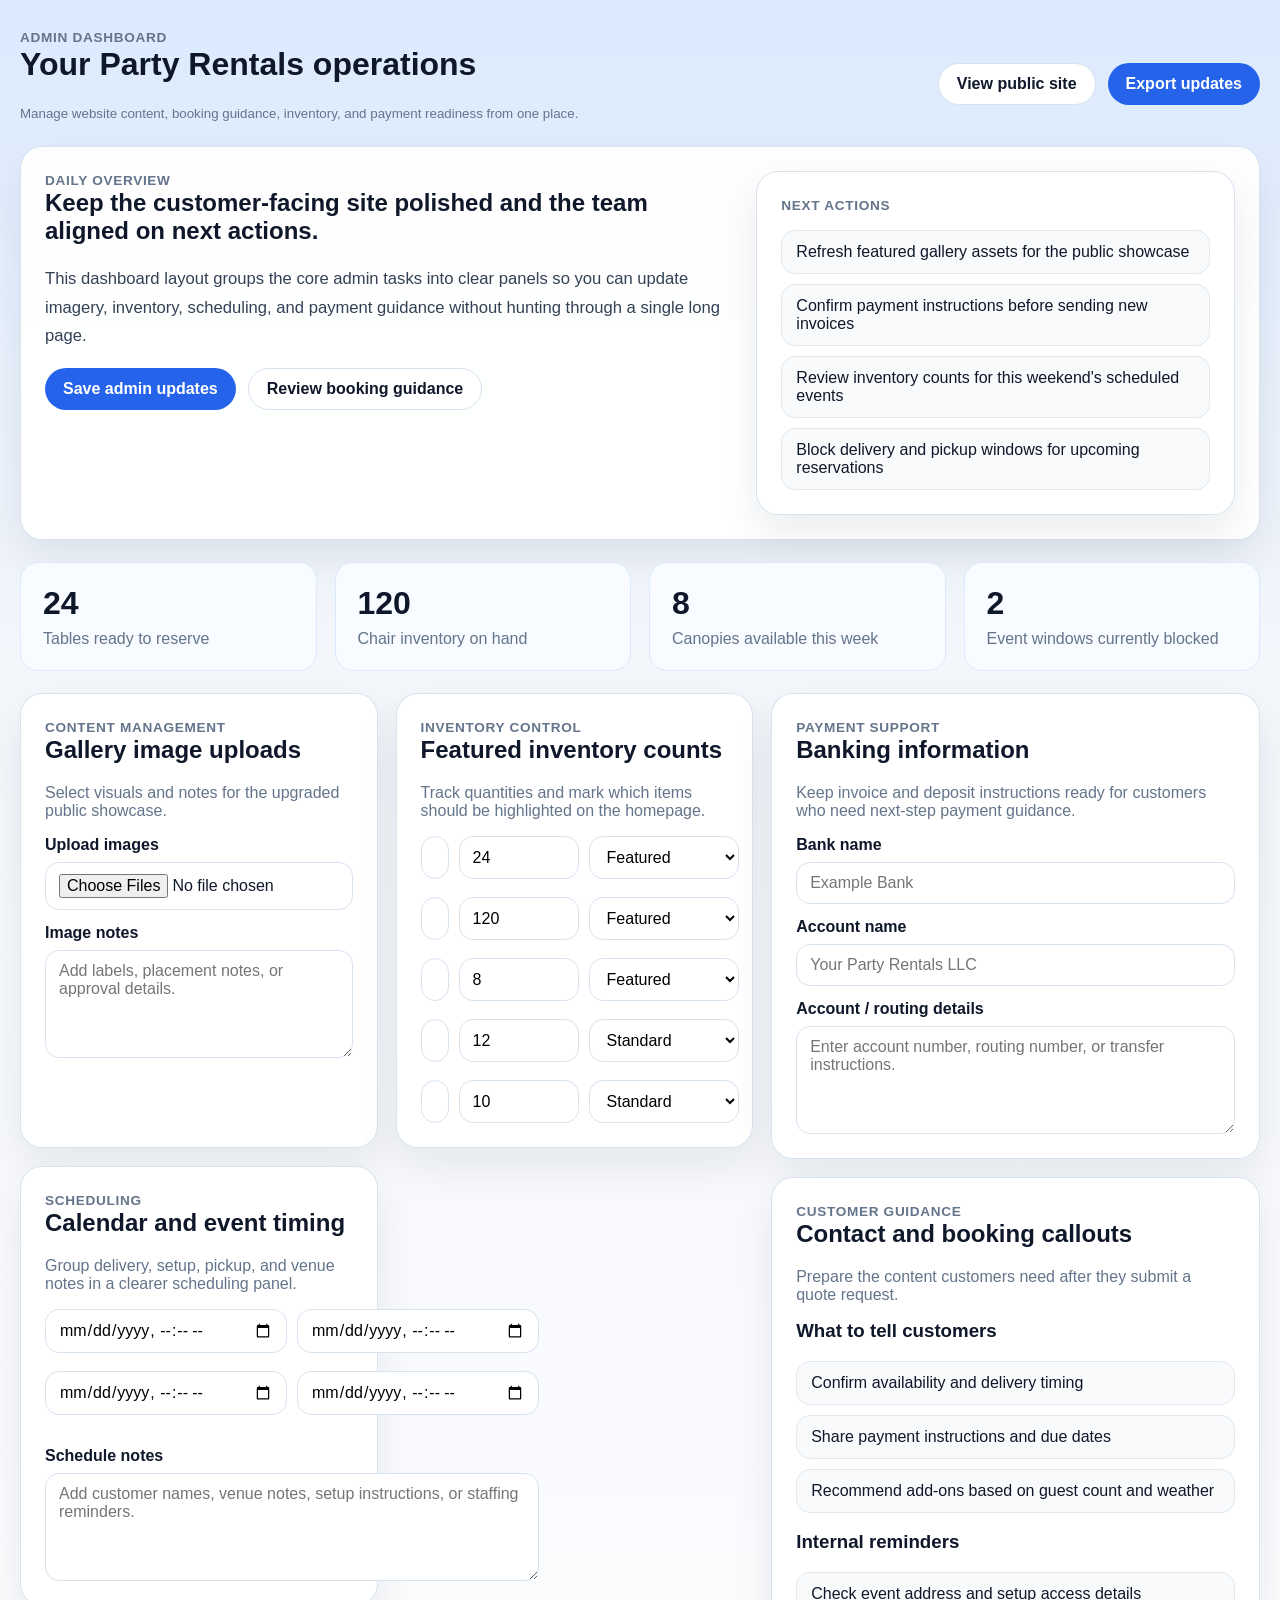
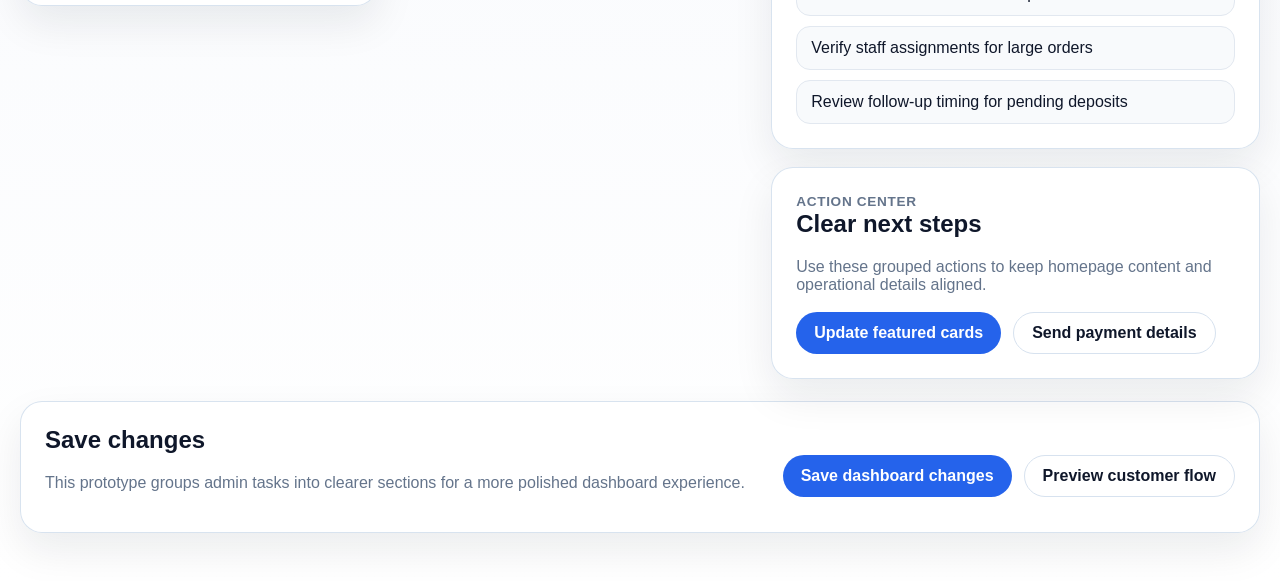
<file: admin.html>
<!doctype html>
<html lang="en">
  <head>
    <meta charset="UTF-8" />
    <meta name="viewport" content="width=device-width, initial-scale=1.0" />
    <title>Your Party Rentals Admin</title>
    <style>
      :root {
        color-scheme: light;
        font-family: Arial, sans-serif;
        --bg: #f3f6fb;
        --panel: #ffffff;
        --panel-alt: #eff6ff;
        --text: #0f172a;
        --muted: #64748b;
        --primary: #2563eb;
        --primary-dark: #1d4ed8;
        --border: #d7e2ef;
        --success: #166534;
        --success-bg: #dcfce7;
        --shadow: 0 18px 40px rgba(15, 23, 42, 0.08);
        --radius: 22px;
      }

      * {
        box-sizing: border-box;
      }

      body {
        margin: 0;
        background: linear-gradient(180deg, #dbeafe 0%, var(--bg) 30%, #ffffff 100%);
        color: var(--text);
      }

      .container {
        width: min(1240px, calc(100% - 32px));
        margin: 0 auto;
        padding: 28px 0 48px;
      }

      .topbar {
        display: flex;
        justify-content: space-between;
        align-items: center;
        gap: 16px;
        margin-bottom: 24px;
      }

      .brand small,
      .panel p,
      .eyebrow,
      .metric span,
      .status,
      .helper,
      .action-note {
        color: var(--muted);
      }

      .button,
      button,
      .topbar a {
        border: none;
        border-radius: 999px;
        background: var(--primary);
        color: #fff;
        padding: 11px 18px;
        text-decoration: none;
        font: inherit;
        font-weight: 700;
        cursor: pointer;
        display: inline-flex;
        align-items: center;
        justify-content: center;
      }

      .button:hover,
      button:hover,
      .topbar a:hover {
        background: var(--primary-dark);
      }

      .button.secondary {
        background: #fff;
        color: var(--text);
        border: 1px solid var(--border);
      }

      .hero,
      .panel,
      .action-bar,
      .status-banner {
        background: rgba(255, 255, 255, 0.94);
        border: 1px solid rgba(215, 226, 239, 0.96);
        border-radius: var(--radius);
        box-shadow: var(--shadow);
      }

      .hero,
      .panel,
      .action-bar,
      .status-banner {
        padding: 24px;
      }

      .hero {
        display: grid;
        grid-template-columns: 1.3fr 0.9fr;
        gap: 20px;
        margin-bottom: 22px;
      }

      .eyebrow {
        display: inline-flex;
        align-items: center;
        gap: 8px;
        text-transform: uppercase;
        letter-spacing: 0.05em;
        font-weight: 700;
        font-size: 0.85rem;
      }

      h1,
      h2,
      h3 {
        margin-top: 0;
      }

      .hero h1 {
        font-size: clamp(2.1rem, 5vw, 3.5rem);
        margin: 14px 0;
      }

      .hero-copy {
        font-size: 1.04rem;
        line-height: 1.7;
        color: #334155;
      }

      .hero-actions,
      .quick-actions {
        display: flex;
        flex-wrap: wrap;
        gap: 12px;
        margin-top: 18px;
      }

      .summary-grid,
      .main-grid,
      .sub-grid,
      .inventory-grid,
      .calendar-grid,
      .contact-grid {
        display: grid;
        gap: 18px;
      }

      .summary-grid {
        grid-template-columns: repeat(auto-fit, minmax(180px, 1fr));
        margin-bottom: 22px;
      }

      .metric {
        padding: 22px;
        border-radius: 18px;
        background: #f8fbff;
        border: 1px solid #dbeafe;
      }

      .metric strong {
        display: block;
        font-size: 2rem;
        margin-bottom: 8px;
      }

      .main-grid {
        grid-template-columns: 1.2fr 0.8fr;
        align-items: start;
      }

      .sub-grid,
      .contact-grid {
        grid-template-columns: repeat(auto-fit, minmax(240px, 1fr));
      }

      .field {
        display: grid;
        gap: 8px;
        margin-top: 14px;
      }

      label {
        font-weight: 700;
      }

      input,
      textarea,
      select {
        width: 100%;
        border: 1px solid var(--border);
        border-radius: 14px;
        padding: 11px 13px;
        font: inherit;
        background: #fff;
      }

      textarea {
        min-height: 108px;
        resize: vertical;
      }

      .inventory-grid .inventory-row,
      .calendar-grid .calendar-row {
        display: grid;
        gap: 10px;
      }

      .inventory-grid .inventory-row {
        grid-template-columns: 1fr 120px 150px;
      }

      .calendar-grid .calendar-row {
        grid-template-columns: 1fr 1fr;
      }

      .panel-list {
        list-style: none;
        padding: 0;
        margin: 16px 0 0;
        display: grid;
        gap: 10px;
      }

      .panel-list li {
        padding: 12px 14px;
        border-radius: 14px;
        background: #f8fafc;
        border: 1px solid #e2e8f0;
      }

      .action-bar {
        display: flex;
        flex-wrap: wrap;
        justify-content: space-between;
        align-items: center;
        gap: 16px;
        margin-top: 22px;
      }

      .status-banner {
        margin-top: 16px;
        background: var(--success-bg);
        color: var(--success);
        border-color: #bbf7d0;
        font-weight: 700;
      }

      @media (max-width: 940px) {
        .hero,
        .main-grid,
        .inventory-grid .inventory-row,
        .calendar-grid .calendar-row {
          grid-template-columns: 1fr;
        }
      }

      @media (max-width: 640px) {
        .container {
          width: min(100% - 24px, 1240px);
        }

        .topbar,
        .action-bar {
          flex-direction: column;
          align-items: flex-start;
        }
      }
    </style>
  </head>
  <body>
    <main class="container">
      <div class="topbar">
        <div class="brand">
          <small class="eyebrow">Admin dashboard</small>
          <h1>Your Party Rentals operations</h1>
          <small>Manage website content, booking guidance, inventory, and payment readiness from one place.</small>
        </div>
        <div class="quick-actions">
          <a class="button secondary" href="/index.html">View public site</a>
          <button type="button">Export updates</button>
        </div>
      </div>

      <section class="hero">
        <div>
          <span class="eyebrow">Daily overview</span>
          <h2>Keep the customer-facing site polished and the team aligned on next actions.</h2>
          <p class="hero-copy">
            This dashboard layout groups the core admin tasks into clear panels so you can update imagery,
            inventory, scheduling, and payment guidance without hunting through a single long page.
          </p>
          <div class="hero-actions">
            <button type="button" id="saveButton">Save admin updates</button>
            <button type="button" class="button secondary">Review booking guidance</button>
          </div>
        </div>
        <div class="panel">
          <span class="eyebrow">Next actions</span>
          <ul class="panel-list">
            <li>Refresh featured gallery assets for the public showcase</li>
            <li>Confirm payment instructions before sending new invoices</li>
            <li>Review inventory counts for this weekend's scheduled events</li>
            <li>Block delivery and pickup windows for upcoming reservations</li>
          </ul>
        </div>
      </section>

      <section class="summary-grid" aria-label="Summary statistics">
        <article class="metric">
          <strong>24</strong>
          <span>Tables ready to reserve</span>
        </article>
        <article class="metric">
          <strong>120</strong>
          <span>Chair inventory on hand</span>
        </article>
        <article class="metric">
          <strong>8</strong>
          <span>Canopies available this week</span>
        </article>
        <article class="metric">
          <strong>2</strong>
          <span>Event windows currently blocked</span>
        </article>
      </section>

      <section class="main-grid">
        <div class="sub-grid">
          <article class="panel">
            <span class="eyebrow">Content management</span>
            <h2>Gallery image uploads</h2>
            <p>Select visuals and notes for the upgraded public showcase.</p>
            <div class="field">
              <label for="galleryImages">Upload images</label>
              <input id="galleryImages" type="file" accept="image/*" multiple />
            </div>
            <div class="field">
              <label for="imageNotes">Image notes</label>
              <textarea id="imageNotes" placeholder="Add labels, placement notes, or approval details."></textarea>
            </div>
          </article>

          <article class="panel">
            <span class="eyebrow">Inventory control</span>
            <h2>Featured inventory counts</h2>
            <p>Track quantities and mark which items should be highlighted on the homepage.</p>
            <div class="inventory-grid">
              <div class="inventory-row">
                <input type="text" value="Tables" aria-label="Inventory item tables" />
                <input type="number" min="0" value="24" aria-label="Inventory quantity tables" />
                <select aria-label="Feature status tables">
                  <option selected>Featured</option>
                  <option>Standard</option>
                </select>
              </div>
              <div class="inventory-row">
                <input type="text" value="Chairs" aria-label="Inventory item chairs" />
                <input type="number" min="0" value="120" aria-label="Inventory quantity chairs" />
                <select aria-label="Feature status chairs">
                  <option selected>Featured</option>
                  <option>Standard</option>
                </select>
              </div>
              <div class="inventory-row">
                <input type="text" value="Canopies" aria-label="Inventory item canopies" />
                <input type="number" min="0" value="8" aria-label="Inventory quantity canopies" />
                <select aria-label="Feature status canopies">
                  <option selected>Featured</option>
                  <option>Standard</option>
                </select>
              </div>
              <div class="inventory-row">
                <input type="text" value="Fans" aria-label="Inventory item fans" />
                <input type="number" min="0" value="12" aria-label="Inventory quantity fans" />
                <select aria-label="Feature status fans">
                  <option>Featured</option>
                  <option selected>Standard</option>
                </select>
              </div>
              <div class="inventory-row">
                <input type="text" value="Coolers" aria-label="Inventory item coolers" />
                <input type="number" min="0" value="10" aria-label="Inventory quantity coolers" />
                <select aria-label="Feature status coolers">
                  <option>Featured</option>
                  <option selected>Standard</option>
                </select>
              </div>
            </div>
          </article>

          <article class="panel">
            <span class="eyebrow">Scheduling</span>
            <h2>Calendar and event timing</h2>
            <p>Group delivery, setup, pickup, and venue notes in a clearer scheduling panel.</p>
            <div class="calendar-grid">
              <div class="calendar-row">
                <input type="datetime-local" aria-label="Reservation start" />
                <input type="datetime-local" aria-label="Reservation end" />
              </div>
              <div class="calendar-row">
                <input type="datetime-local" aria-label="Second reservation start" />
                <input type="datetime-local" aria-label="Second reservation end" />
              </div>
              <div class="field">
                <label for="calendarNotes">Schedule notes</label>
                <textarea id="calendarNotes" placeholder="Add customer names, venue notes, setup instructions, or staffing reminders."></textarea>
              </div>
            </div>
          </article>
        </div>

        <div class="sub-grid">
          <article class="panel">
            <span class="eyebrow">Payment support</span>
            <h2>Banking information</h2>
            <p>Keep invoice and deposit instructions ready for customers who need next-step payment guidance.</p>
            <div class="field">
              <label for="bankName">Bank name</label>
              <input id="bankName" type="text" placeholder="Example Bank" />
            </div>
            <div class="field">
              <label for="accountName">Account name</label>
              <input id="accountName" type="text" placeholder="Your Party Rentals LLC" />
            </div>
            <div class="field">
              <label for="accountNumber">Account / routing details</label>
              <textarea id="accountNumber" placeholder="Enter account number, routing number, or transfer instructions."></textarea>
            </div>
          </article>

          <article class="panel">
            <span class="eyebrow">Customer guidance</span>
            <h2>Contact and booking callouts</h2>
            <p>Prepare the content customers need after they submit a quote request.</p>
            <div class="contact-grid">
              <div>
                <h3>What to tell customers</h3>
                <ul class="panel-list">
                  <li>Confirm availability and delivery timing</li>
                  <li>Share payment instructions and due dates</li>
                  <li>Recommend add-ons based on guest count and weather</li>
                </ul>
              </div>
              <div>
                <h3>Internal reminders</h3>
                <ul class="panel-list">
                  <li>Check event address and setup access details</li>
                  <li>Verify staff assignments for large orders</li>
                  <li>Review follow-up timing for pending deposits</li>
                </ul>
              </div>
            </div>
          </article>

          <article class="panel">
            <span class="eyebrow">Action center</span>
            <h2>Clear next steps</h2>
            <p class="action-note">Use these grouped actions to keep homepage content and operational details aligned.</p>
            <div class="hero-actions">
              <button type="button">Update featured cards</button>
              <button type="button" class="button secondary">Send payment details</button>
            </div>
          </article>
        </div>
      </section>

      <section class="action-bar">
        <div>
          <h2>Save changes</h2>
          <p class="helper">This prototype groups admin tasks into clearer sections for a more polished dashboard experience.</p>
        </div>
        <div class="hero-actions">
          <button type="button" id="secondarySaveButton">Save dashboard changes</button>
          <button type="button" class="button secondary">Preview customer flow</button>
        </div>
      </section>

      <div id="statusMessage" class="status-banner" hidden>
        Admin changes saved locally in this prototype dashboard view.
      </div>
    </main>

    <script>
      const saveButton = document.getElementById("saveButton");
      const secondarySaveButton = document.getElementById("secondarySaveButton");
      const statusMessage = document.getElementById("statusMessage");

      const showSavedState = () => {
        statusMessage.hidden = false;
      };

      saveButton.addEventListener("click", showSavedState);
      secondarySaveButton.addEventListener("click", showSavedState);
    </script>
  </body>
</html>
</file>
